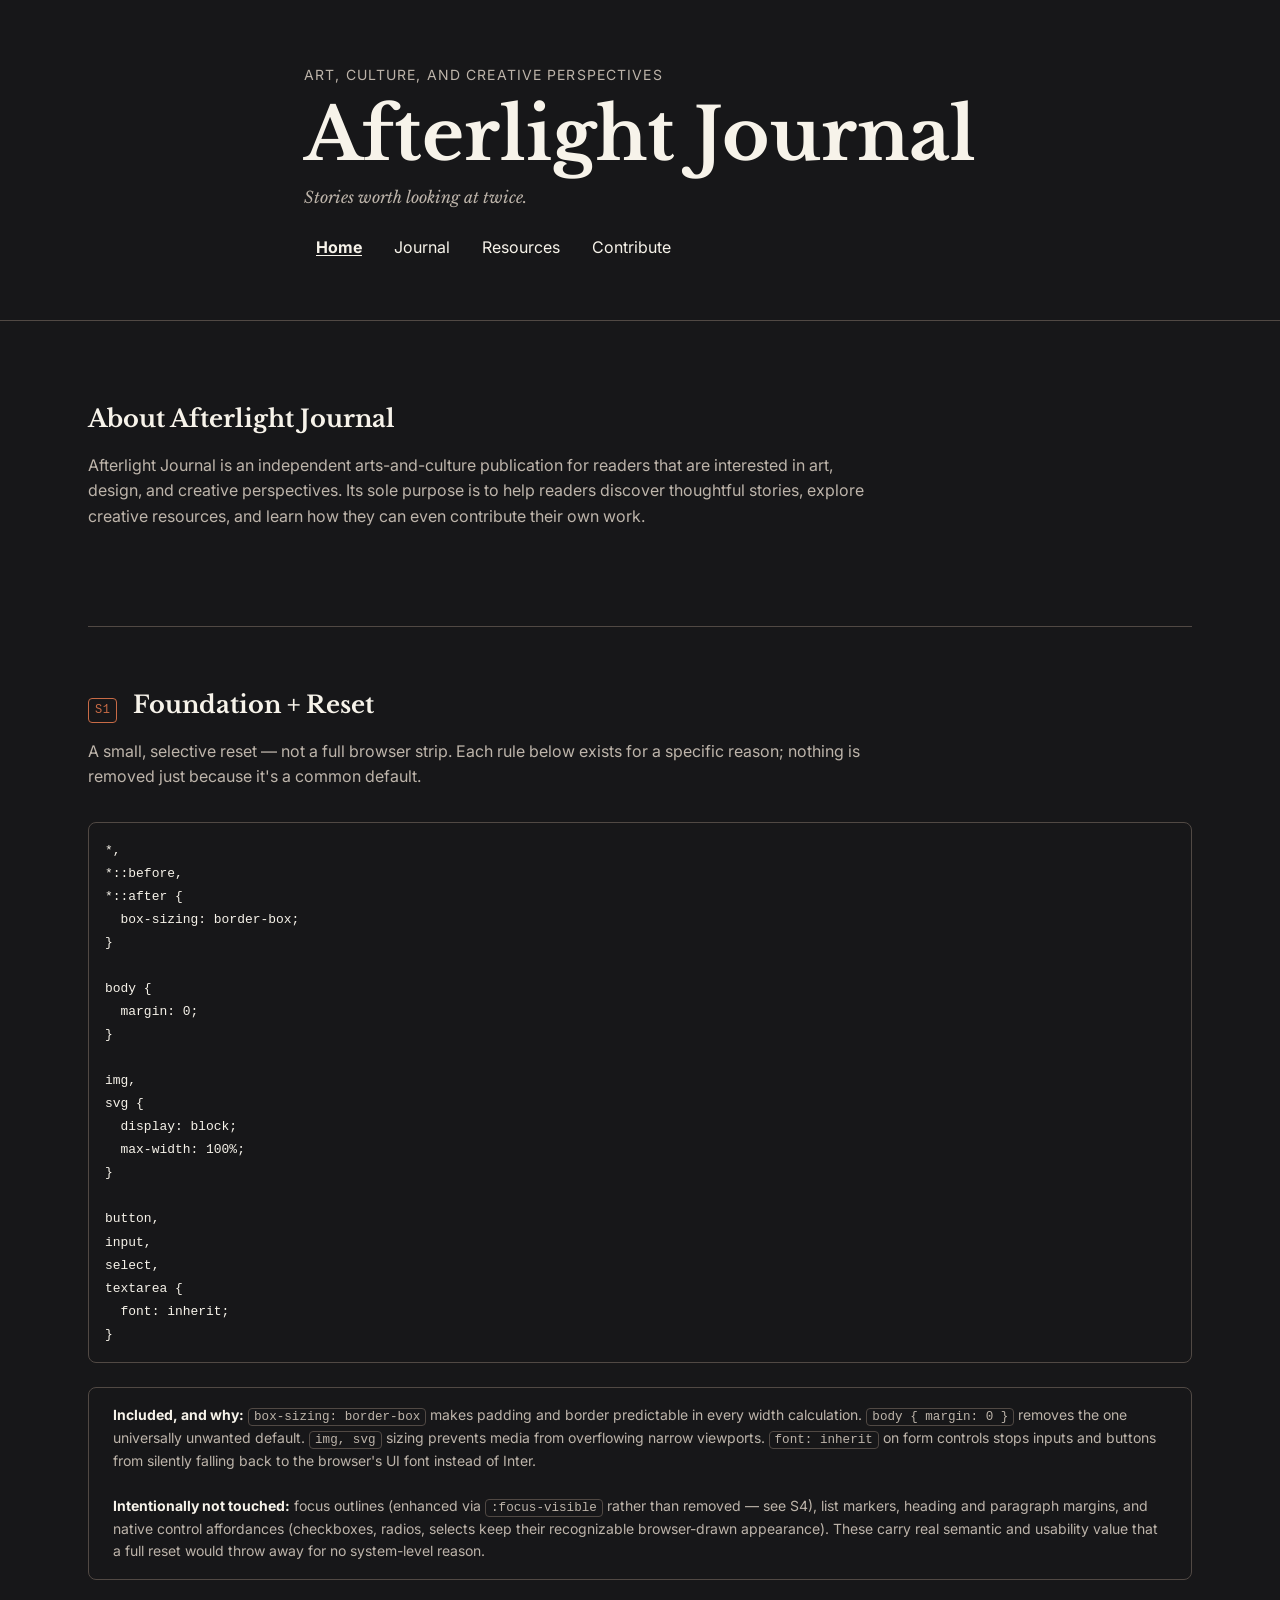
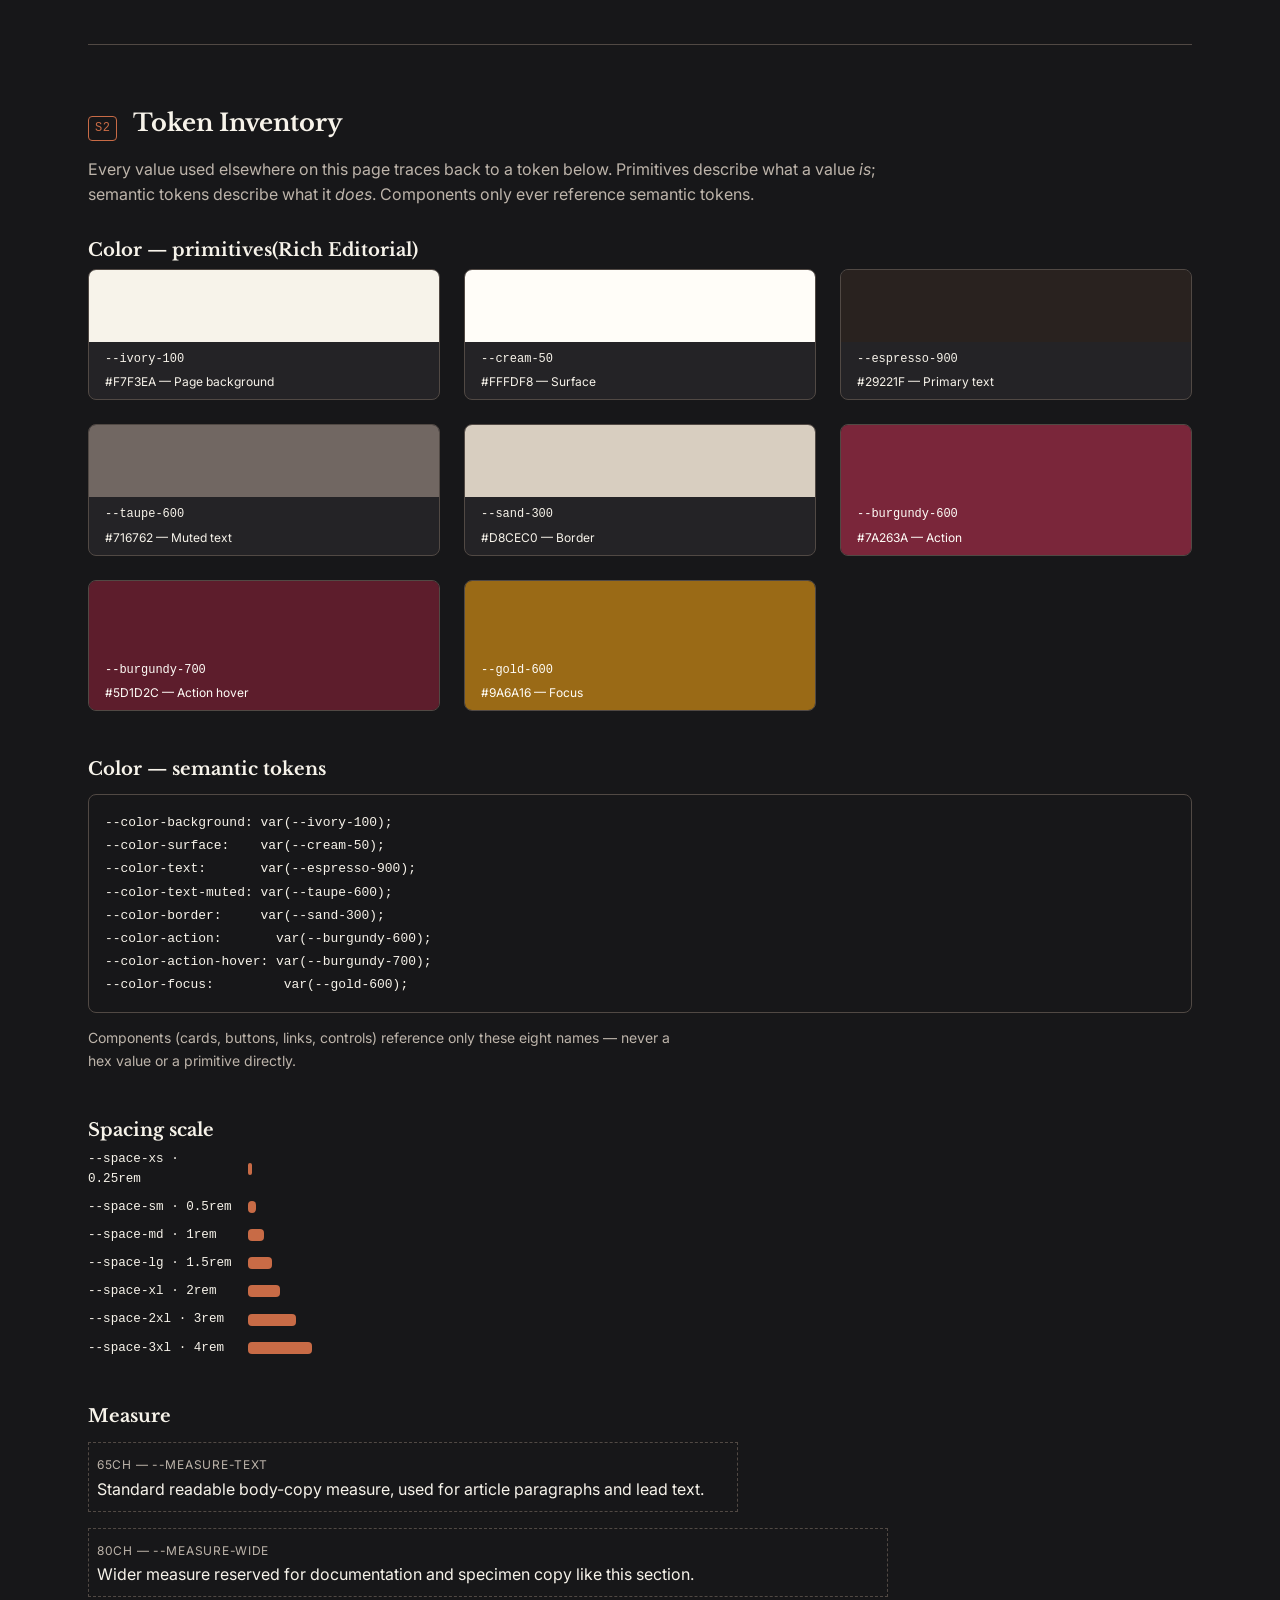
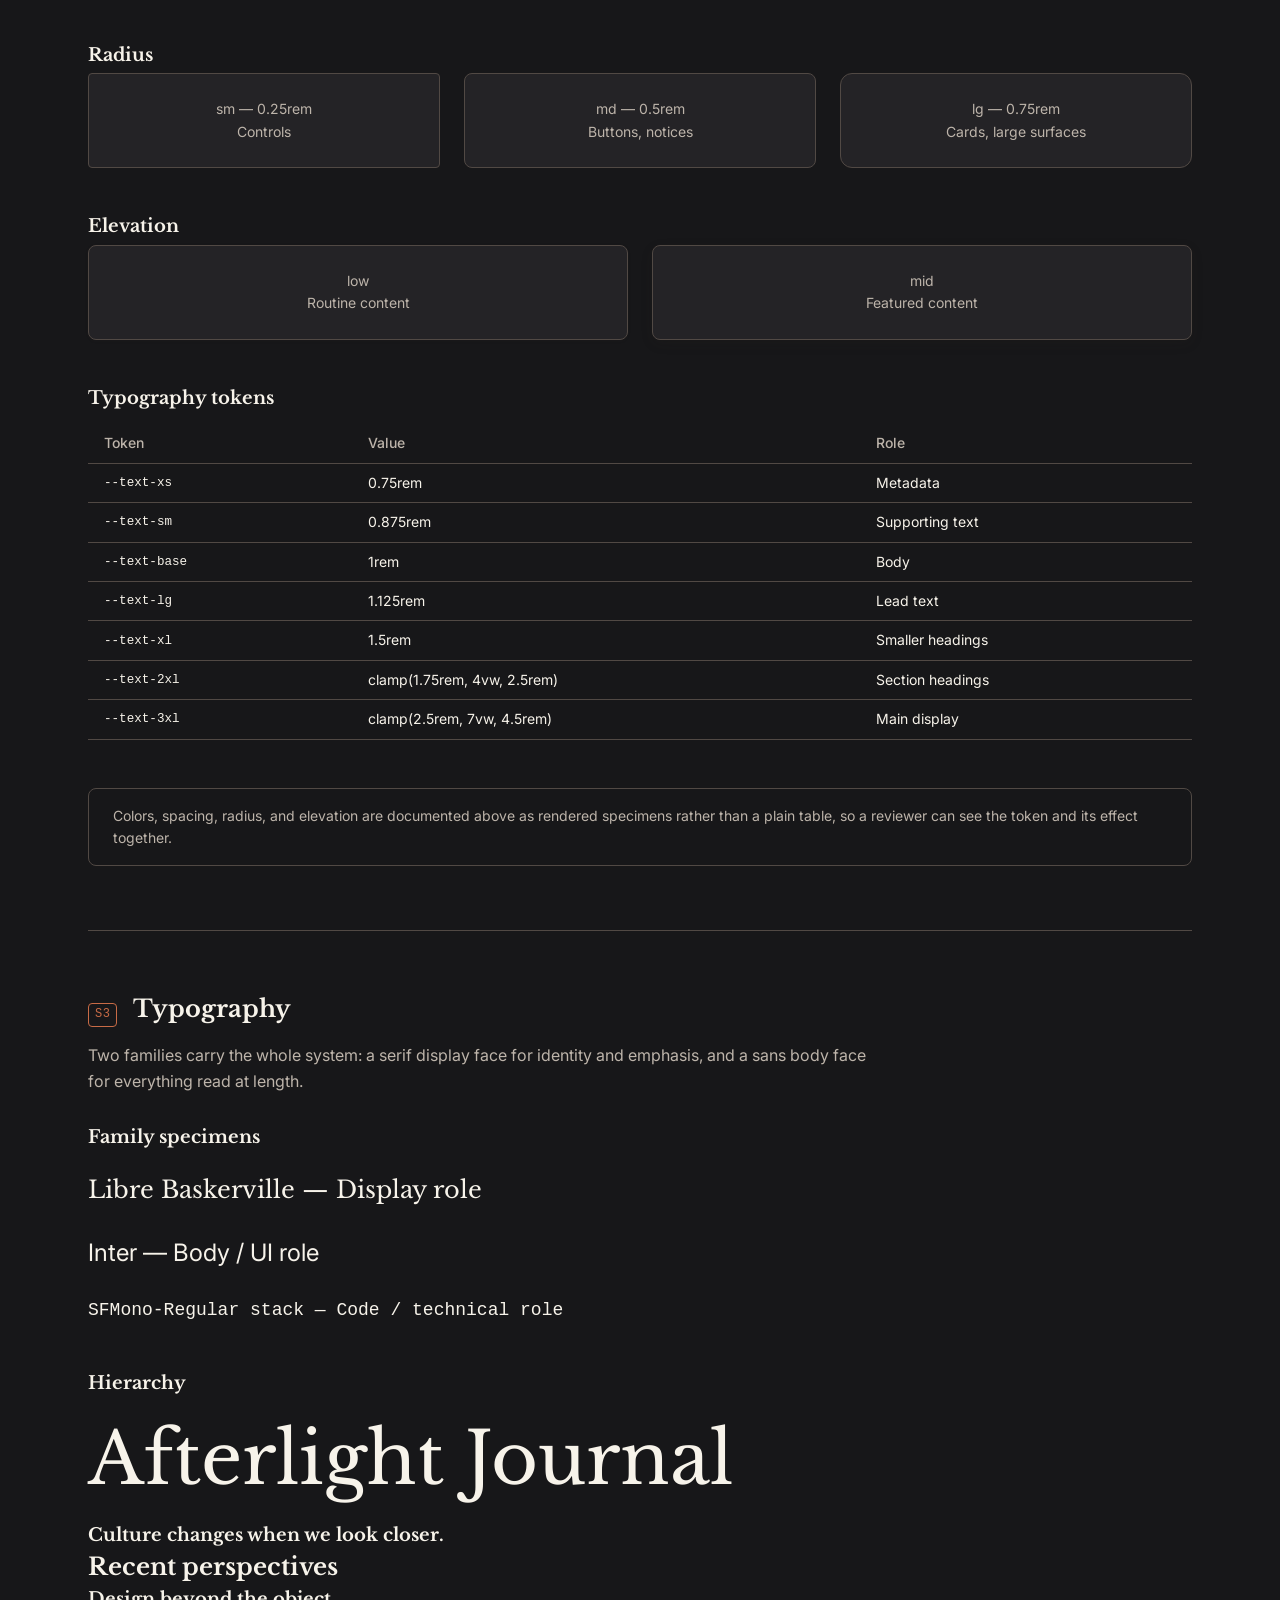
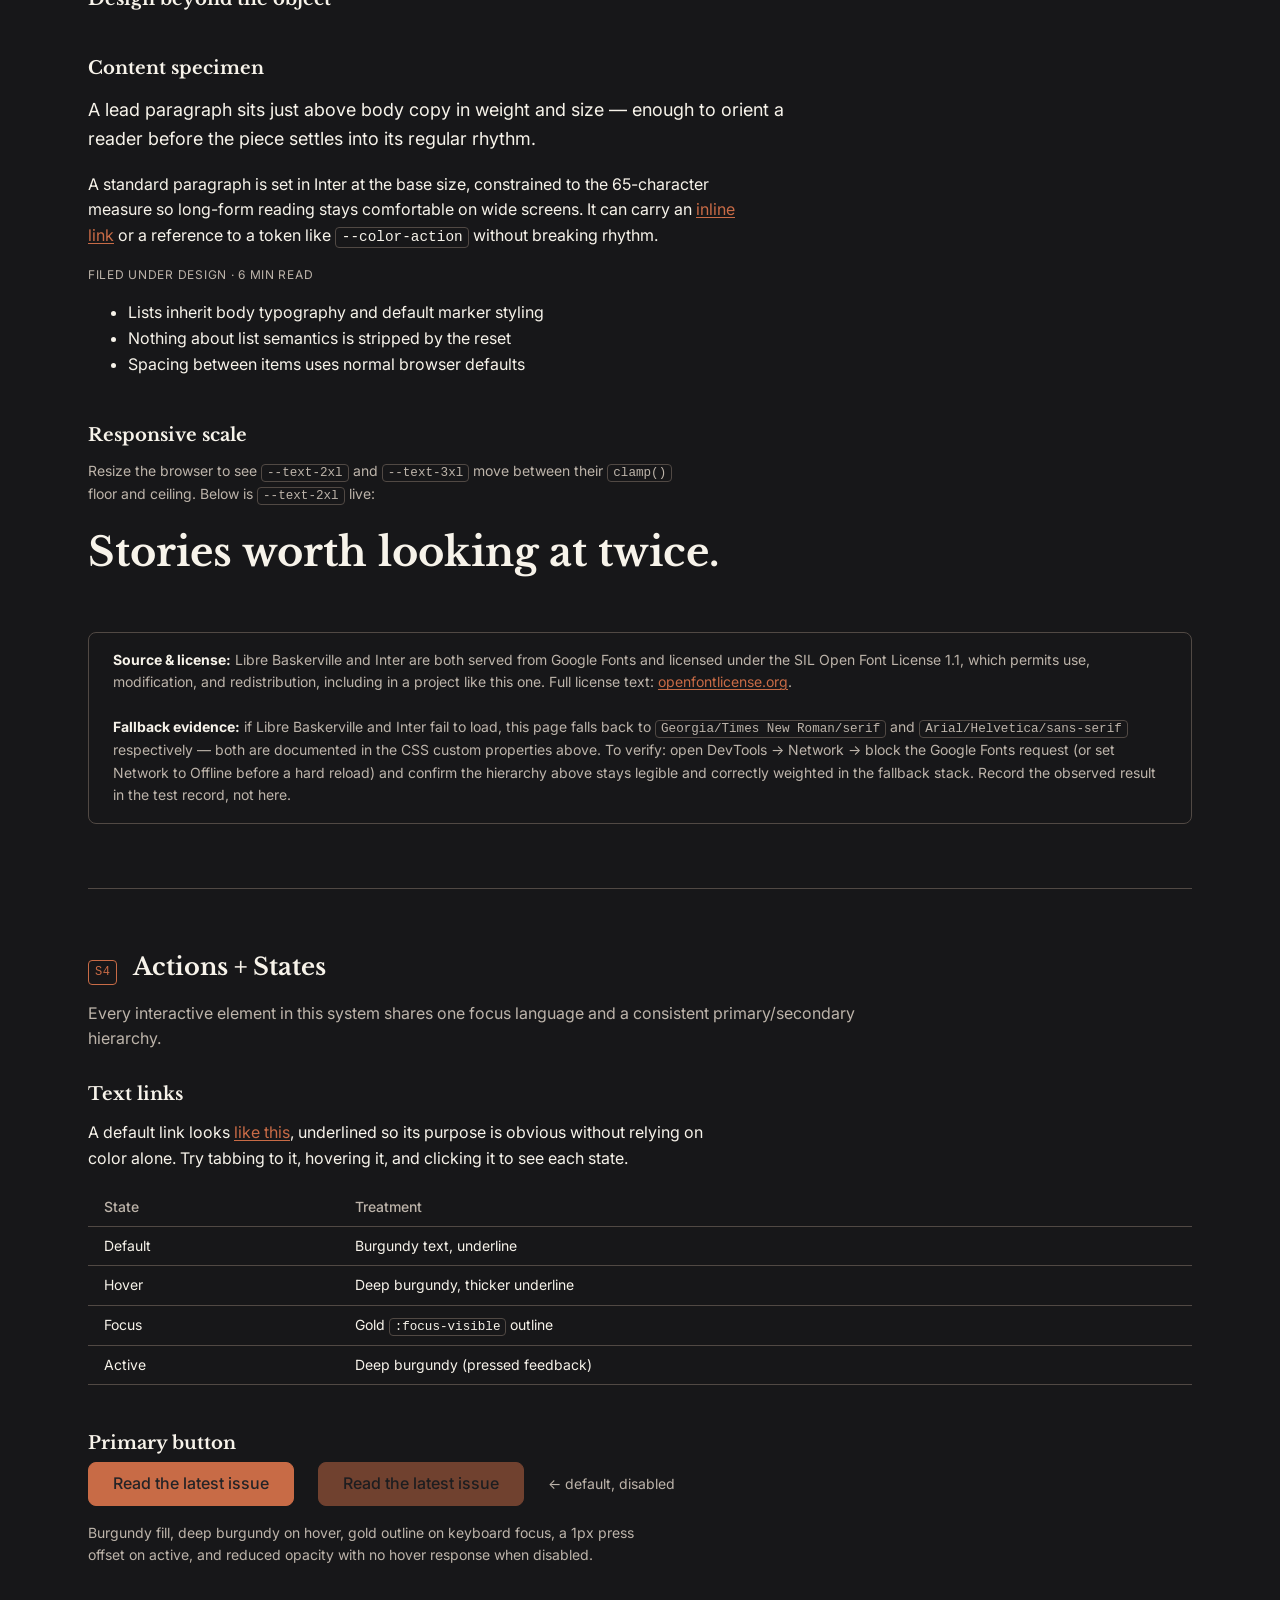
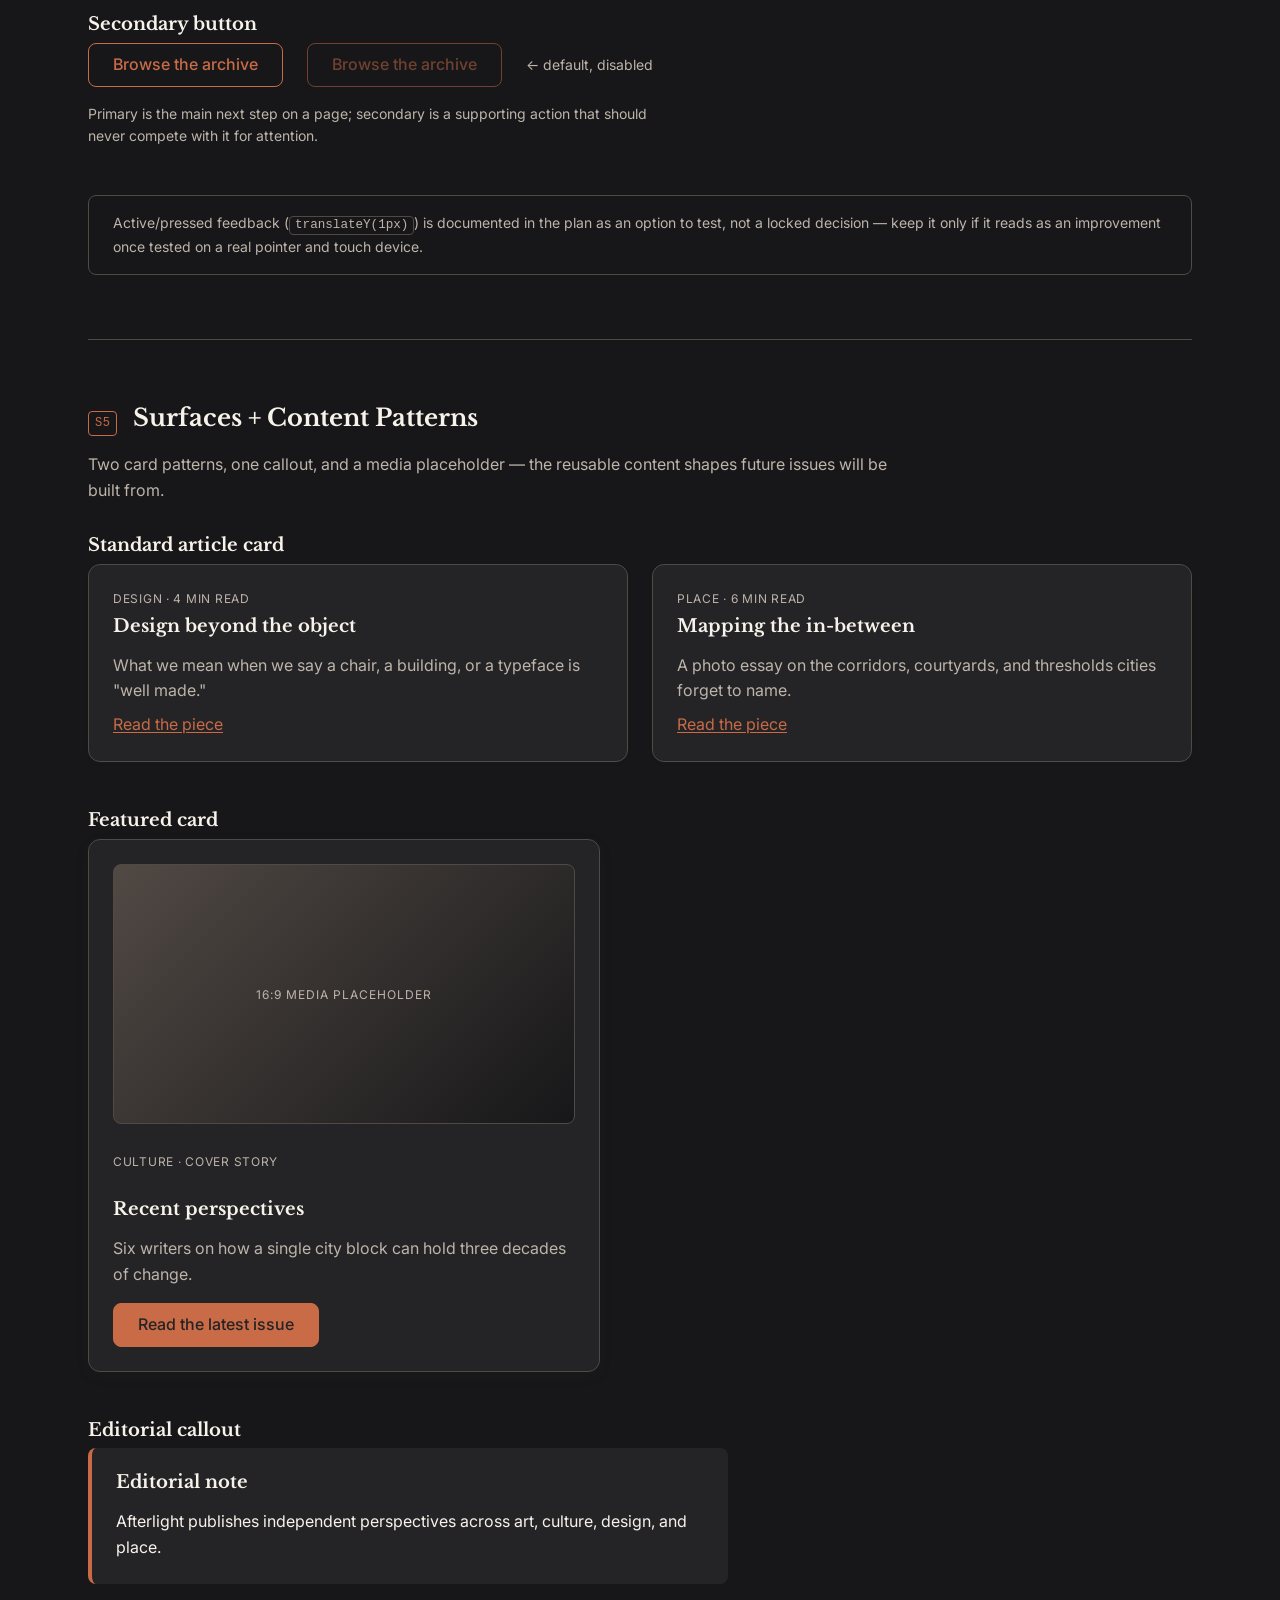
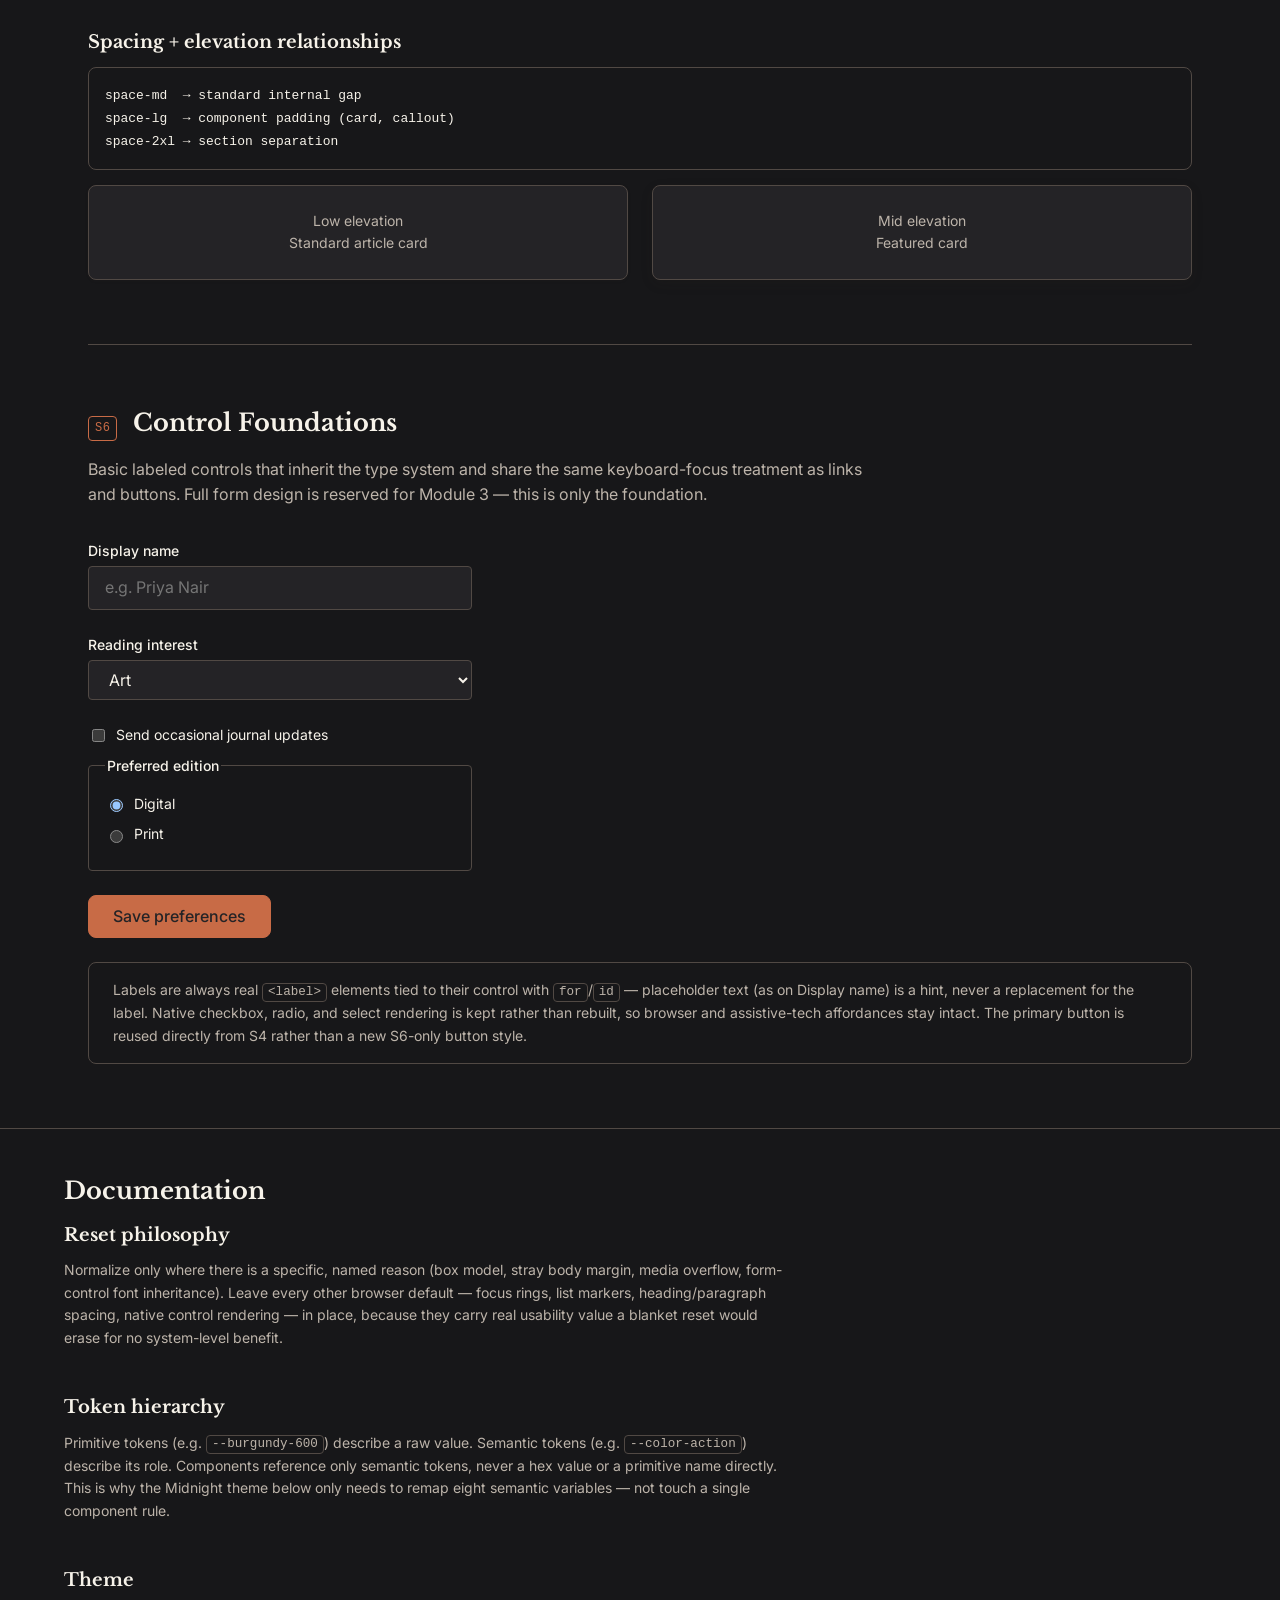
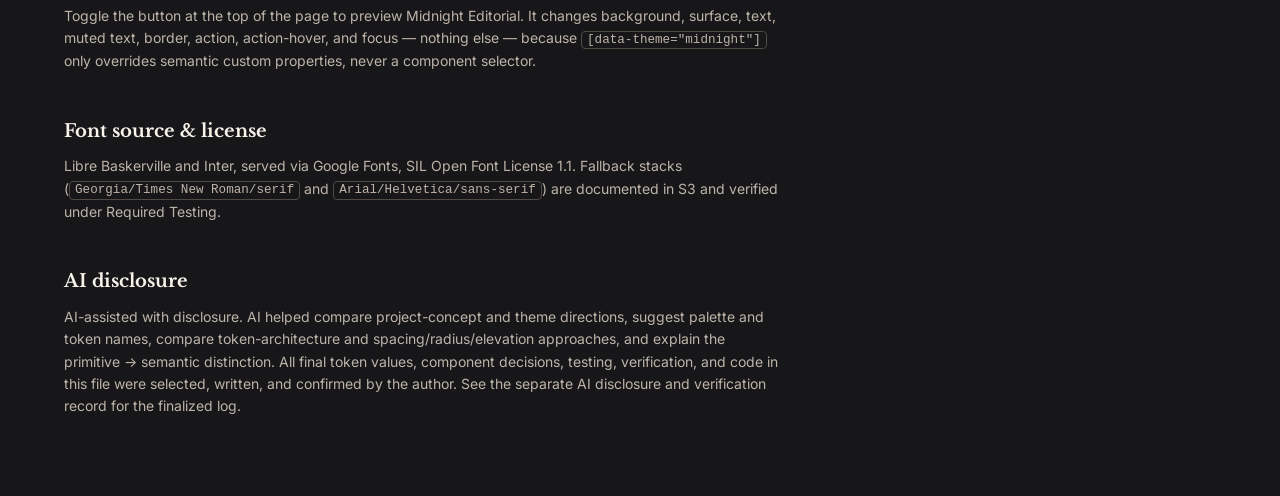
<file: index.html>
<!DOCTYPE html>
<html lang="en" data-theme="midnight">

<head>
  <meta charset="UTF-8">
  <meta name="viewport" content="width=device-width, initial-scale=1.0">
  <title>Afterlight Journal | Home</title>
  <meta name="description"
    content="Afterlight Journal is an independent arts-and-culture publication for readers interested in art, design, and creative perspectives.">

  <!-- Type: Libre Baskerville (display) + Inter (body). Source/license documented in the footer. -->
  <link rel="preconnect" href="https://fonts.googleapis.com">
  <link rel="preconnect" href="https://fonts.gstatic.com" crossorigin>
  <link
    href="https://fonts.googleapis.com/css2?family=Libre+Baskerville:ital,wght@0,400;0,700;1,400&family=Inter:wght@400;500;700&display=swap"
    rel="stylesheet">

  <link rel="stylesheet" href="css/styles.css">
  <script src="navigation.js" defer></script>
</head>

<body>

  <header class="site-header">
    <div class="wrap">
      <p class="eyebrow">Art, culture, and creative perspectives</p>
      <h1 class="display" style="margin:0;">Afterlight Journal</h1>
      <p class="brand-line">Stories worth looking at twice.</p>
      <nav aria-label="Primary navigation"><button class="menu-button" type="button" aria-controls="primary-nav"
          aria-expanded="false" hidden>Menu</button>
        <ul class="nav-list" id="primary-nav">
          <li><a href="index.html" aria-current="page">Home</a></li>
          <li><a href="journal.html">Journal</a></li>
          <li><a href="resources.html">Resources</a></li>
          <li><a href="contribute.html">Contribute</a></li>
        </ul>
      </nav>
    </div>
  </header>

  <main>

    <!-- INTRO ================================================================== -->
    <section class="specimen-section" aria-labelledby="intro-heading">
      <h2 id="intro-heading" class="h2">About Afterlight Journal</h2>
      <p class="section-intro measure-wide">
        Afterlight Journal is an independent arts-and-culture publication for readers that are interested in art,
        design, and creative perspectives. Its sole purpose is to help readers discover thoughtful stories, explore
        creative resources, and learn how they can even contribute their own work.
      </p>
    </section>

    <!-- S1 — FOUNDATION + RESET ================================================ -->
    <section class="specimen-section" aria-labelledby="s1-heading">
      <div class="section-heading">
        <span class="section-id">S1</span>
        <h2 id="s1-heading" class="h2" style="margin:0;">Foundation + Reset</h2>
      </div>
      <p class="section-intro measure-wide">
        A small, selective reset — not a full browser strip. Each rule below exists for a
        specific reason; nothing is removed just because it's a common default.
      </p>

      <pre><code>*,
*::before,
*::after {
  box-sizing: border-box;
}

body {
  margin: 0;
}

img,
svg {
  display: block;
  max-width: 100%;
}

button,
input,
select,
textarea {
  font: inherit;
}</code></pre>

      <div class="usage-note">
        <strong>Included, and why:</strong> <code>box-sizing: border-box</code> makes padding and
        border predictable in every width calculation. <code>body { margin: 0 }</code> removes the
        one universally unwanted default. <code>img, svg</code> sizing prevents media from
        overflowing narrow viewports. <code>font: inherit</code> on form controls stops inputs and
        buttons from silently falling back to the browser's UI font instead of Inter.
        <br><br>
        <strong>Intentionally not touched:</strong> focus outlines (enhanced via
        <code>:focus-visible</code> rather than removed — see S4), list markers, heading and
        paragraph margins, and native control affordances (checkboxes, radios, selects keep
        their recognizable browser-drawn appearance). These carry real semantic and usability
        value that a full reset would throw away for no system-level reason.
      </div>
    </section>

    <!-- S2 — TOKEN INVENTORY ==================================================== -->
    <section class="specimen-section" aria-labelledby="s2-heading">
      <div class="section-heading">
        <span class="section-id">S2</span>
        <h2 id="s2-heading" class="h2" style="margin:0;">Token Inventory</h2>
      </div>
      <p class="section-intro measure-wide">
        Every value used elsewhere on this page traces back to a token below. Primitives
        describe what a value <em>is</em>; semantic tokens describe what it <em>does</em>.
        Components only ever reference semantic tokens.
      </p>

      <div class="subsection">
        <h3>Color — primitives(Rich Editorial)</h3>
        <div class="card-grid">
          <div class="swatch">
            <div class="swatch-color" style="background:#f7f3ea;"></div>
            <div class="swatch-meta"><span class="token-name">--ivory-100</span><span>#F7F3EA — Page background</span>
            </div>
          </div>
          <div class="swatch">
            <div class="swatch-color" style="background:#fffdf8;"></div>
            <div class="swatch-meta"><span class="token-name">--cream-50</span><span>#FFFDF8 — Surface</span></div>
          </div>
          <div class="swatch">
            <div class="swatch-color" style="background:#29221f;"></div>
            <div class="swatch-meta"><span class="token-name">--espresso-900</span><span>#29221F — Primary text</span>
            </div>
          </div>
          <div class="swatch">
            <div class="swatch-color" style="background:#716762;"></div>
            <div class="swatch-meta"><span class="token-name">--taupe-600</span><span>#716762 — Muted text</span></div>
          </div>
          <div class="swatch">
            <div class="swatch-color" style="background:#d8cec0;"></div>
            <div class="swatch-meta"><span class="token-name">--sand-300</span><span>#D8CEC0 — Border</span></div>
          </div>
          <div class="swatch">
            <div class="swatch-color" style="background:#7a263a;"></div>
            <div class="swatch-meta" style="color:#fffdf8;background:#7a263a;"><span
                class="token-name">--burgundy-600</span><span>#7A263A — Action</span></div>
          </div>
          <div class="swatch">
            <div class="swatch-color" style="background:#5d1d2c;"></div>
            <div class="swatch-meta" style="color:#fffdf8;background:#5d1d2c;"><span
                class="token-name">--burgundy-700</span><span>#5D1D2C — Action hover</span></div>
          </div>
          <div class="swatch">
            <div class="swatch-color" style="background:#9a6a16;"></div>
            <div class="swatch-meta" style="color:#fffdf8;background:#9a6a16;"><span
                class="token-name">--gold-600</span><span>#9A6A16 — Focus</span></div>
          </div>
        </div>
      </div>

      <div class="subsection">
        <h3>Color — semantic tokens</h3>
        <pre><code>--color-background: var(--ivory-100);
--color-surface:    var(--cream-50);
--color-text:       var(--espresso-900);
--color-text-muted: var(--taupe-600);
--color-border:     var(--sand-300);
--color-action:       var(--burgundy-600);
--color-action-hover: var(--burgundy-700);
--color-focus:         var(--gold-600);</code></pre>
        <p class="text-muted" style="font-size:var(--text-sm);">
          Components (cards, buttons, links, controls) reference only these eight names —
          never a hex value or a primitive directly.
        </p>
      </div>

      <div class="subsection">
        <h3>Spacing scale</h3>
        <div class="spacing-demo">
          <div class="spacing-row"><span class="mono" style="width:9rem;">--space-xs · 0.25rem</span>
            <div class="spacing-bar" style="width:0.25rem;"></div>
          </div>
          <div class="spacing-row"><span class="mono" style="width:9rem;">--space-sm · 0.5rem</span>
            <div class="spacing-bar" style="width:0.5rem;"></div>
          </div>
          <div class="spacing-row"><span class="mono" style="width:9rem;">--space-md · 1rem</span>
            <div class="spacing-bar" style="width:1rem;"></div>
          </div>
          <div class="spacing-row"><span class="mono" style="width:9rem;">--space-lg · 1.5rem</span>
            <div class="spacing-bar" style="width:1.5rem;"></div>
          </div>
          <div class="spacing-row"><span class="mono" style="width:9rem;">--space-xl · 2rem</span>
            <div class="spacing-bar" style="width:2rem;"></div>
          </div>
          <div class="spacing-row"><span class="mono" style="width:9rem;">--space-2xl · 3rem</span>
            <div class="spacing-bar" style="width:3rem;"></div>
          </div>
          <div class="spacing-row"><span class="mono" style="width:9rem;">--space-3xl · 4rem</span>
            <div class="spacing-bar" style="width:4rem;"></div>
          </div>
        </div>
      </div>

      <div class="subsection">
        <h3>Measure</h3>
        <p style="max-width:var(--measure-text); border:1px dashed var(--color-border); padding:var(--space-sm);">
          <span class="metadata">65ch — --measure-text</span><br>
          Standard readable body-copy measure, used for article paragraphs and lead text.
        </p>
        <p
          style="max-width:var(--measure-wide); border:1px dashed var(--color-border); padding:var(--space-sm); margin-top:var(--space-sm);">
          <span class="metadata">80ch — --measure-wide</span><br>
          Wider measure reserved for documentation and specimen copy like this section.
        </p>
      </div>

      <div class="subsection">
        <h3>Radius</h3>
        <div class="card-grid">
          <div class="radius-demo sm">sm — 0.25rem<br>Controls</div>
          <div class="radius-demo md">md — 0.5rem<br>Buttons, notices</div>
          <div class="radius-demo lg">lg — 0.75rem<br>Cards, large surfaces</div>
        </div>
      </div>

      <div class="subsection">
        <h3>Elevation</h3>
        <div class="card-grid">
          <div class="elevation-demo low">low<br>Routine content</div>
          <div class="elevation-demo mid">mid<br>Featured content</div>
        </div>
      </div>

      <div class="subsection">
        <h3>Typography tokens</h3>
        <table class="states-table">
          <thead>
            <tr>
              <th>Token</th>
              <th>Value</th>
              <th>Role</th>
            </tr>
          </thead>
          <tbody>
            <tr>
              <td class="mono">--text-xs</td>
              <td>0.75rem</td>
              <td>Metadata</td>
            </tr>
            <tr>
              <td class="mono">--text-sm</td>
              <td>0.875rem</td>
              <td>Supporting text</td>
            </tr>
            <tr>
              <td class="mono">--text-base</td>
              <td>1rem</td>
              <td>Body</td>
            </tr>
            <tr>
              <td class="mono">--text-lg</td>
              <td>1.125rem</td>
              <td>Lead text</td>
            </tr>
            <tr>
              <td class="mono">--text-xl</td>
              <td>1.5rem</td>
              <td>Smaller headings</td>
            </tr>
            <tr>
              <td class="mono">--text-2xl</td>
              <td>clamp(1.75rem, 4vw, 2.5rem)</td>
              <td>Section headings</td>
            </tr>
            <tr>
              <td class="mono">--text-3xl</td>
              <td>clamp(2.5rem, 7vw, 4.5rem)</td>
              <td>Main display</td>
            </tr>
          </tbody>
        </table>
      </div>

      <div class="usage-note">
        Colors, spacing, radius, and elevation are documented above as rendered specimens
        rather than a plain table, so a reviewer can see the token and its effect together.
      </div>
    </section>

    <!-- S3 — TYPOGRAPHY ========================================================= -->
    <section class="specimen-section" aria-labelledby="s3-heading">
      <div class="section-heading">
        <span class="section-id">S3</span>
        <h2 id="s3-heading" class="h2" style="margin:0;">Typography</h2>
      </div>
      <p class="section-intro measure-wide">
        Two families carry the whole system: a serif display face for identity and
        emphasis, and a sans body face for everything read at length.
      </p>

      <div class="subsection">
        <h3>Family specimens</h3>
        <p style="font-family:var(--font-display); font-size:var(--text-xl);">Libre Baskerville — Display role</p>
        <p style="font-family:var(--font-body); font-size:var(--text-xl);">Inter — Body / UI role</p>
        <p class="mono" style="font-size:var(--text-lg);">SFMono-Regular stack — Code / technical role</p>
      </div>

      <div class="subsection">
        <h3>Hierarchy</h3>
        <p class="display" style="font-family:var(--font-display); margin:0 0 var(--space-sm);">Afterlight Journal</p>
        <h3 style="margin:0 0 var(--space-sm);">Culture changes when we look closer.</h3>
        <h2 style="margin:0 0 var(--space-sm);">Recent perspectives</h2>
        <h3 style="margin:0;">Design beyond the object</h3>
      </div>

      <div class="subsection">
        <h3>Content specimen</h3>
        <p class="lead">
          A lead paragraph sits just above body copy in weight and size — enough to
          orient a reader before the piece settles into its regular rhythm.
        </p>
        <p>
          A standard paragraph is set in Inter at the base size, constrained to the
          65-character measure so long-form reading stays comfortable on wide screens.
          It can carry an <a href="#s4-heading">inline link</a> or a reference to a token
          like <code>--color-action</code> without breaking rhythm.
        </p>
        <p class="metadata">Filed under Design · 6 min read</p>
        <ul>
          <li>Lists inherit body typography and default marker styling</li>
          <li>Nothing about list semantics is stripped by the reset</li>
          <li>Spacing between items uses normal browser defaults</li>
        </ul>
      </div>

      <div class="subsection">
        <h3>Responsive scale</h3>
        <p class="text-muted" style="font-size:var(--text-sm);">
          Resize the browser to see <code>--text-2xl</code> and <code>--text-3xl</code> move
          between their <code>clamp()</code> floor and ceiling. Below is <code>--text-2xl</code>
          live:
        </p>
        <p
          style="font-family:var(--font-display); font-size:var(--text-2xl); font-weight:var(--weight-bold); margin:0;">
          Stories worth looking at twice.
        </p>
      </div>

      <div class="usage-note">
        <strong>Source &amp; license:</strong> Libre Baskerville and Inter are both served from
        Google Fonts and licensed under the SIL Open Font License 1.1, which permits use,
        modification, and redistribution, including in a project like this one. Full license
        text: <a href="https://openfontlicense.org/" target="_blank" rel="noopener">openfontlicense.org</a>.
        <br><br>
        <strong>Fallback evidence:</strong> if Libre Baskerville and Inter fail to load, this
        page falls back to <code>Georgia/Times New Roman/serif</code> and
        <code>Arial/Helvetica/sans-serif</code> respectively — both are documented in the CSS
        custom properties above. To verify: open DevTools → Network → block the Google Fonts
        request (or set Network to Offline before a hard reload) and confirm the hierarchy
        above stays legible and correctly weighted in the fallback stack. Record the observed
        result in the test record, not here.
      </div>
    </section>

    <!-- S4 — ACTIONS + STATES =================================================== -->
    <section class="specimen-section" aria-labelledby="s4-heading">
      <div class="section-heading">
        <span class="section-id">S4</span>
        <h2 id="s4-heading" class="h2" style="margin:0;">Actions + States</h2>
      </div>
      <p class="section-intro measure-wide">
        Every interactive element in this system shares one focus language and a
        consistent primary/secondary hierarchy.
      </p>

      <div class="subsection">
        <h3>Text links</h3>
        <p>
          A default link looks <a href="#">like this</a>, underlined so its purpose is
          obvious without relying on color alone. Try tabbing to it, hovering it, and
          clicking it to see each state.
        </p>
        <table class="states-table">
          <thead>
            <tr>
              <th>State</th>
              <th>Treatment</th>
            </tr>
          </thead>
          <tbody>
            <tr>
              <td>Default</td>
              <td>Burgundy text, underline</td>
            </tr>
            <tr>
              <td>Hover</td>
              <td>Deep burgundy, thicker underline</td>
            </tr>
            <tr>
              <td>Focus</td>
              <td>Gold <code>:focus-visible</code> outline</td>
            </tr>
            <tr>
              <td>Active</td>
              <td>Deep burgundy (pressed feedback)</td>
            </tr>
          </tbody>
        </table>
      </div>

      <div class="subsection">
        <h3>Primary button</h3>
        <div class="demo-row">
          <button type="button" class="btn btn-primary">Read the latest issue</button>
          <button type="button" class="btn btn-primary" disabled>Read the latest issue</button>
          <span class="text-muted" style="font-size:var(--text-sm);">← default, disabled</span>
        </div>
        <p class="text-muted" style="font-size:var(--text-sm);">
          Burgundy fill, deep burgundy on hover, gold outline on keyboard focus, a 1px
          press offset on active, and reduced opacity with no hover response when disabled.
        </p>
      </div>

      <div class="subsection">
        <h3>Secondary button</h3>
        <div class="demo-row">
          <button type="button" class="btn btn-secondary">Browse the archive</button>
          <button type="button" class="btn btn-secondary" disabled>Browse the archive</button>
          <span class="text-muted" style="font-size:var(--text-sm);">← default, disabled</span>
        </div>
        <p class="text-muted" style="font-size:var(--text-sm);">
          Primary is the main next step on a page; secondary is a supporting action that
          should never compete with it for attention.
        </p>
      </div>

      <div class="usage-note">
        Active/pressed feedback (<code>translateY(1px)</code>) is documented in the plan as
        an option to test, not a locked decision — keep it only if it reads as an
        improvement once tested on a real pointer and touch device.
      </div>
    </section>

    <!-- S5 — SURFACES + CONTENT PATTERNS ======================================== -->
    <section class="specimen-section" aria-labelledby="s5-heading">
      <div class="section-heading">
        <span class="section-id">S5</span>
        <h2 id="s5-heading" class="h2" style="margin:0;">Surfaces + Content Patterns</h2>
      </div>
      <p class="section-intro measure-wide">
        Two card patterns, one callout, and a media placeholder — the reusable content
        shapes future issues will be built from.
      </p>

      <div class="subsection">
        <h3>Standard article card</h3>
        <div class="card-grid">
          <article class="article-card">
            <p class="metadata">Design · 4 min read</p>
            <h3>Design beyond the object</h3>
            <p>What we mean when we say a chair, a building, or a typeface is "well made."</p>
            <a href="#">Read the piece</a>
          </article>
          <article class="article-card">
            <p class="metadata">Place · 6 min read</p>
            <h3>Mapping the in-between</h3>
            <p>A photo essay on the corridors, courtyards, and thresholds cities forget to name.</p>
            <a href="#">Read the piece</a>
          </article>
        </div>
      </div>

      <div class="subsection">
        <h3>Featured card</h3>
        <div class="featured-card" style="max-width:32rem;">
          <div class="media-placeholder">16:9 media placeholder</div>
          <p class="metadata">Culture · Cover story</p>
          <h3 style="margin:0;">Recent perspectives</h3>
          <p style="margin:0; color:var(--color-text-muted);">
            Six writers on how a single city block can hold three decades of change.
          </p>
          <button type="button" class="btn btn-primary" style="align-self:flex-start;">Read the latest issue</button>
        </div>
      </div>

      <div class="subsection">
        <h3>Editorial callout</h3>
        <div class="callout" style="max-width:40rem;">
          <h3>Editorial note</h3>
          <p>Afterlight publishes independent perspectives across art, culture, design, and place.</p>
        </div>
      </div>

      <div class="subsection">
        <h3>Spacing + elevation relationships</h3>
        <pre><code>space-md  → standard internal gap
space-lg  → component padding (card, callout)
space-2xl → section separation</code></pre>
        <div class="card-grid">
          <div class="elevation-demo low">Low elevation<br>Standard article card</div>
          <div class="elevation-demo mid">Mid elevation<br>Featured card</div>
        </div>
      </div>
    </section>

    <!-- S6 — CONTROL FOUNDATIONS ================================================ -->
    <section class="specimen-section" aria-labelledby="s6-heading">
      <div class="section-heading">
        <span class="section-id">S6</span>
        <h2 id="s6-heading" class="h2" style="margin:0;">Control Foundations</h2>
      </div>
      <p class="section-intro measure-wide">
        Basic labeled controls that inherit the type system and share the same
        keyboard-focus treatment as links and buttons. Full form design is reserved
        for Module 3 — this is only the foundation.
      </p>

      <form novalidate>
        <div class="field">
          <label for="display-name">Display name</label>
          <input type="text" id="display-name" name="display-name" placeholder="e.g. Priya Nair">
        </div>

        <div class="field">
          <label for="reading-interest">Reading interest</label>
          <select id="reading-interest" name="reading-interest">
            <option value="art">Art</option>
            <option value="culture">Culture</option>
            <option value="design">Design</option>
            <option value="place">Place</option>
          </select>
        </div>

        <div class="checkbox-row">
          <input type="checkbox" id="updates" name="updates">
          <label for="updates">Send occasional journal updates</label>
        </div>

        <fieldset>
          <legend>Preferred edition</legend>
          <div class="radio-row">
            <input type="radio" id="edition-digital" name="edition" value="digital" checked>
            <label for="edition-digital">Digital</label>
          </div>
          <div class="radio-row">
            <input type="radio" id="edition-print" name="edition" value="print">
            <label for="edition-print">Print</label>
          </div>
        </fieldset>

        <button type="submit" class="btn btn-primary">Save preferences</button>
      </form>

      <div class="usage-note">
        Labels are always real <code>&lt;label&gt;</code> elements tied to their control with
        <code>for</code>/<code>id</code> — placeholder text (as on Display name) is a hint, never
        a replacement for the label. Native checkbox, radio, and select rendering is kept
        rather than rebuilt, so browser and assistive-tech affordances stay intact. The
        primary button is reused directly from S4 rather than a new S6-only button style.
      </div>
    </section>

  </main>

  <footer class="site-footer">
    <div class="wrap">
      <h2 class="h2">Documentation</h2>

      <div class="subsection">
        <h3>Reset philosophy</h3>
        <p class="font-test-note measure-wide">
          Normalize only where there is a specific, named reason (box model, stray body
          margin, media overflow, form-control font inheritance). Leave every other
          browser default — focus rings, list markers, heading/paragraph spacing, native
          control rendering — in place, because they carry real usability value a blanket
          reset would erase for no system-level benefit.
        </p>
      </div>

      <div class="subsection">
        <h3>Token hierarchy</h3>
        <p class="font-test-note measure-wide">
          Primitive tokens (e.g. <code>--burgundy-600</code>) describe a raw value.
          Semantic tokens (e.g. <code>--color-action</code>) describe its role. Components
          reference only semantic tokens, never a hex value or a primitive name directly.
          This is why the Midnight theme below only needs to remap eight semantic
          variables — not touch a single component rule.
        </p>
      </div>

      <div class="subsection">
        <h3>Theme</h3>
        <p class="font-test-note measure-wide">
          Toggle the button at the top of the page to preview Midnight Editorial. It
          changes background, surface, text, muted text, border, action, action-hover,
          and focus — nothing else — because <code>[data-theme="midnight"]</code> only
          overrides semantic custom properties, never a component selector.
        </p>
      </div>

      <div class="subsection">
        <h3>Font source &amp; license</h3>
        <p class="font-test-note measure-wide">
          Libre Baskerville and Inter, served via Google Fonts, SIL Open Font License 1.1.
          Fallback stacks (<code>Georgia/Times New Roman/serif</code> and
          <code>Arial/Helvetica/sans-serif</code>) are documented in S3 and verified under
          Required Testing.
        </p>
      </div>

      <div class="subsection">
        <h3>AI disclosure</h3>
        <p class="font-test-note measure-wide">
          AI-assisted with disclosure. AI helped compare project-concept and theme
          directions, suggest palette and token names, compare token-architecture and
          spacing/radius/elevation approaches, and explain the primitive → semantic
          distinction. All final token values, component decisions, testing, verification,
          and code in this file were selected, written, and confirmed by the author. See
          the separate AI disclosure and verification record for the finalized log.
        </p>
      </div>
    </div>
  </footer>


</body>

</html>
</file>
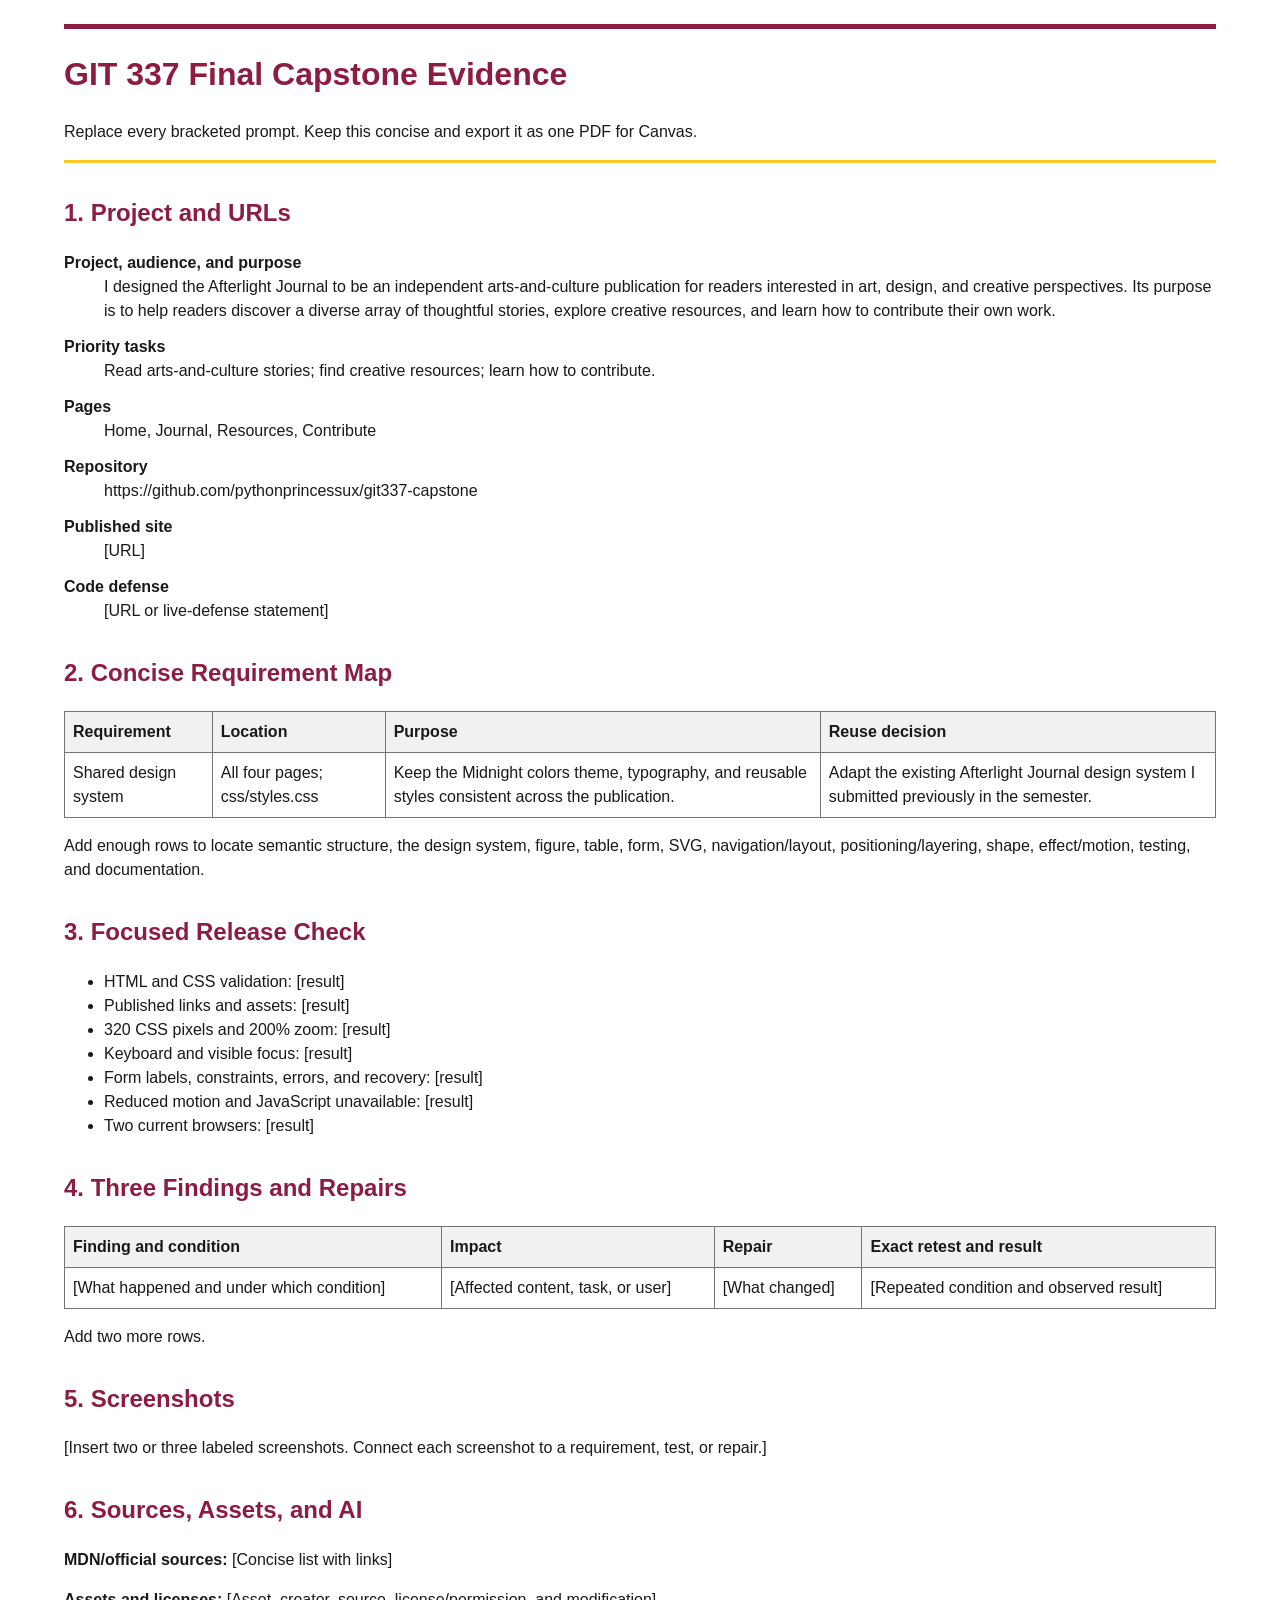
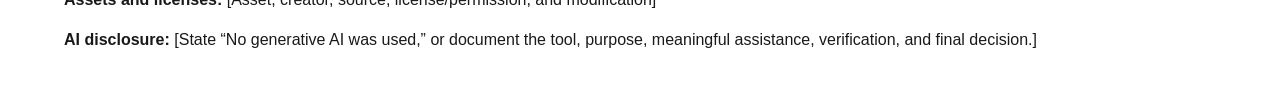
<file: capstone-evidence.html>
<!DOCTYPE html>
<html lang="en">

<head>
    <meta charset="utf-8">
    <meta name="viewport" content="width=device-width,initial-scale=1">
    <title>GIT 337 Capstone Evidence</title>
    <link rel="stylesheet" href="evidence.css">
</head>

<body>
    <header>
        <h1>GIT 337 Final Capstone Evidence</h1>
        <p>Replace every bracketed prompt. Keep this concise and export it as one PDF for Canvas.</p>
    </header>
    <main>
        <section>
            <h2>1. Project and URLs</h2>
            <dl>
                <dt>Project, audience, and purpose</dt>
                <dd>I designed the Afterlight Journal to be an independent arts-and-culture publication for readers
                    interested in art, design, and creative perspectives. Its purpose is to help readers discover a
                    diverse array of thoughtful stories, explore creative resources, and learn how to contribute their
                    own work.</dd>
                <dt>Priority tasks</dt>
                <dd>Read arts-and-culture stories; find creative resources; learn how to contribute.</dd>
                <dt>Pages</dt>
                <dd>Home, Journal, Resources, Contribute</dd>
                <dt>Repository</dt>
                <dd>https://github.com/pythonprincessux/git337-capstone</dd>
                <dt>Published site</dt>
                <dd>[URL]</dd>
                <dt>Code defense</dt>
                <dd>[URL or live-defense statement]</dd>
            </dl>
        </section>
        <section>
            <h2>2. Concise Requirement Map</h2>
            <table>
                <thead>
                    <tr>
                        <th>Requirement</th>
                        <th>Location</th>
                        <th>Purpose</th>
                        <th>Reuse decision</th>
                    </tr>
                </thead>
                <tbody>
                    <tr>
                        <td>Shared design system</td>
                        <td>All four pages; css/styles.css</td>
                        <td>Keep the Midnight colors theme, typography, and reusable styles consistent across the publication.</td>
                        <td>Adapt the existing Afterlight Journal design system I submitted previously in the semester.</td>
                    </tr>
                </tbody>
            </table>
            <p>Add enough rows to locate semantic structure, the design system, figure, table, form, SVG,
                navigation/layout, positioning/layering, shape, effect/motion, testing, and documentation.</p>
        </section>
        <section>
            <h2>3. Focused Release Check</h2>
            <ul>
                <li>HTML and CSS validation: [result]</li>
                <li>Published links and assets: [result]</li>
                <li>320 CSS pixels and 200% zoom: [result]</li>
                <li>Keyboard and visible focus: [result]</li>
                <li>Form labels, constraints, errors, and recovery: [result]</li>
                <li>Reduced motion and JavaScript unavailable: [result]</li>
                <li>Two current browsers: [result]</li>
            </ul>
        </section>
        <section>
            <h2>4. Three Findings and Repairs</h2>
            <table>
                <thead>
                    <tr>
                        <th>Finding and condition</th>
                        <th>Impact</th>
                        <th>Repair</th>
                        <th>Exact retest and result</th>
                    </tr>
                </thead>
                <tbody>
                    <tr>
                        <td>[What happened and under which condition]</td>
                        <td>[Affected content, task, or user]</td>
                        <td>[What changed]</td>
                        <td>[Repeated condition and observed result]</td>
                    </tr>
                </tbody>
            </table>
            <p>Add two more rows.</p>
        </section>
        <section>
            <h2>5. Screenshots</h2>
            <p>[Insert two or three labeled screenshots. Connect each screenshot to a requirement, test, or repair.]</p>
        </section>
        <section>
            <h2>6. Sources, Assets, and AI</h2>
            <p><strong>MDN/official sources:</strong> [Concise list with links]</p>
            <p><strong>Assets and licenses:</strong> [Asset, creator, source, license/permission, and modification]</p>
            <p><strong>AI disclosure:</strong> [State “No generative AI was used,” or document the tool, purpose,
                meaningful assistance, verification, and final decision.]</p>
        </section>
    </main>
</body>

</html>
</file>
<file: css/styles.css>
/* =========================================================================
   AFTERLIGHT JOURNAL — Design-System Specimen
   Token architecture: primitive → semantic → component
   ========================================================================= */

/* -------------------------------------------------------------------------
   1. PRIMITIVE TOKENS
   Describe WHAT a value is. Never referenced directly by components —
   only semantic tokens are allowed to point at these.
   ------------------------------------------------------------------------- */
:root {
  /* Rich Editorial (default theme) primitives */
  --ivory-100: #f7f3ea;
  --cream-50: #fffdf8;
  --espresso-900: #29221f;
  --taupe-600: #716762;
  --sand-300: #d8cec0;
  --burgundy-600: #7a263a;
  --burgundy-700: #5d1d2c;
  --gold-600: #9a6a16;

  /* Midnight Editorial (alternate theme) primitives */
  --midnight-950: #171719;
  --charcoal-900: #242326;
  --warm-gray-400: #bdb4aa;
  --smoke-700: #514944;
  --rust-500: #c86b46;
  --rust-400: #e1845c;
  --gold-300: #f0c76a;

  /* Spacing primitives — seven-step proportional scale */
  --space-xs: 0.25rem;
  --space-sm: 0.5rem;
  --space-md: 1rem;
  --space-lg: 1.5rem;
  --space-xl: 2rem;
  --space-2xl: 3rem;
  --space-3xl: 4rem;

  /* Radius primitives */
  --radius-sm: 0.25rem;
  --radius-md: 0.5rem;
  --radius-lg: 0.75rem;

  /* Elevation primitives — kept to two levels on purpose */
  --elevation-low: 0 1px 3px rgb(41 34 31 / 0.12);
  --elevation-mid: 0 4px 12px rgb(41 34 31 / 0.14);

  /* Typography primitives */
  --font-display: "Libre Baskerville", Georgia, "Times New Roman", serif;
  --font-body: "Inter", Arial, Helvetica, sans-serif;
  --font-mono: "SFMono-Regular", Consolas, "Liberation Mono", monospace;

  --text-xs: 0.75rem;
  --text-sm: 0.875rem;
  --text-base: 1rem;
  --text-lg: 1.125rem;
  --text-xl: 1.5rem;
  --text-2xl: clamp(1.75rem, 4vw, 2.5rem);
  --text-3xl: clamp(2.5rem, 7vw, 4.5rem);

  --leading-tight: 1.15;
  --leading-normal: 1.6;

  --weight-regular: 400;
  --weight-medium: 500;
  --weight-bold: 700;

  --measure-text: 65ch;
  --measure-wide: 80ch;
}

/* -------------------------------------------------------------------------
   2. SEMANTIC TOKENS
   Describe WHAT a value DOES. Components reference these, never primitives.
   Default mapping = Rich Editorial theme.
   ------------------------------------------------------------------------- */
:root {
  --color-background: var(--ivory-100);
  --color-surface: var(--cream-50);

  --color-text: var(--espresso-900);
  --color-text-muted: var(--taupe-600);

  --color-border: var(--sand-300);

  --color-action: var(--burgundy-600);
  --color-action-hover: var(--burgundy-700);

  --color-focus: var(--gold-600);
}

/* -------------------------------------------------------------------------
   3. MIDNIGHT EDITORIAL — scoped alternate-theme override
   Only semantic tokens are remapped here. No component selector appears
   in this block — that is the entire point of the two-layer token system.
   ------------------------------------------------------------------------- */
[data-theme="midnight"] {
  --color-background: var(--midnight-950);
  --color-surface: var(--charcoal-900);

  --color-text: var(--ivory-100);
  --color-text-muted: var(--warm-gray-400);

  --color-border: var(--smoke-700);

  --color-action: var(--rust-500);
  --color-action-hover: var(--rust-400);

  --color-focus: var(--gold-300);
}

/* =========================================================================
   S1 — FOUNDATION + SELECTIVE RESET
   Only normalize browser behavior when there is a specific system-level
   reason to. Everything else (focus outlines, list markers, heading/
   paragraph margins, native control affordances) is intentionally kept.
   ========================================================================= */
*,
*::before,
*::after {
  box-sizing: border-box;
}

body {
  margin: 0;
}

img,
svg {
  display: block;
  max-width: 100%;
}

button,
input,
select,
textarea {
  font: inherit;
}

/* -------------------------------------------------------------------------
   Base document
   ------------------------------------------------------------------------- */
html {
  color-scheme: light;
}

html[data-theme="midnight"] {
  color-scheme: dark;
}

body {
  background: var(--color-background);
  color: var(--color-text);
  font-family: var(--font-body);
  font-size: var(--text-base);
  line-height: var(--leading-normal);
  transition: background-color 0.2s ease, color 0.2s ease;
}

/* -------------------------------------------------------------------------
   Focus strategy — applies identically to every interactive element in
   both themes. Enhancement, not removal: default outlines are never
   suppressed with outline:none anywhere in this file.
   ------------------------------------------------------------------------- */
:focus-visible {
  outline: 3px solid var(--color-focus);
  outline-offset: 2px;
}

/* =========================================================================
   TYPOGRAPHY
   ========================================================================= */
h1, h2, h3, h4 {
  font-family: var(--font-display);
  font-weight: var(--weight-bold);
  line-height: var(--leading-tight);
  color: var(--color-text);
}

.display {
  font-size: var(--text-3xl);
}

h1, .h1 {
  font-size: var(--text-2xl);
}

h2, .h2 {
  font-size: var(--text-xl);
}

h3, .h3 {
  font-size: var(--text-lg);
  font-family: var(--font-display);
  font-weight: var(--weight-bold);
}

p {
  max-width: var(--measure-text);
}

p.lead {
  font-size: var(--text-lg);
  color: var(--color-text);
}

.measure-wide {
  max-width: var(--measure-wide);
}

.text-muted {
  color: var(--color-text-muted);
}

.metadata {
  font-size: var(--text-xs);
  color: var(--color-text-muted);
  text-transform: uppercase;
  letter-spacing: 0.06em;
}

code, pre, .mono {
  font-family: var(--font-mono);
  font-size: 0.9em;
}

code {
  background: var(--color-background);
  border: 1px solid var(--color-border);
  border-radius: var(--radius-sm);
  padding: 0.1em 0.4em;
}

pre {
  background: var(--color-background);
  border: 1px solid var(--color-border);
  border-radius: var(--radius-md);
  padding: var(--space-md);
  overflow-x: auto;
  line-height: var(--leading-normal);
}

pre code {
  border: none;
  padding: 0;
  background: none;
}

/* =========================================================================
   S4 — ACTIONS + STATES
   ========================================================================= */

/* Text links */
a {
  color: var(--color-action);
  text-decoration: underline;
  text-underline-offset: 0.15em;
}

a:hover {
  color: var(--color-action-hover);
  text-decoration-thickness: 2px;
}

a:active {
  color: var(--color-action-hover);
}

/* Buttons — shared foundation */
.btn {
  display: inline-flex;
  align-items: center;
  gap: var(--space-sm);
  font-family: var(--font-body);
  font-size: var(--text-base);
  font-weight: var(--weight-medium);
  padding: var(--space-sm) var(--space-lg);
  border-radius: var(--radius-md);
  border: 1px solid transparent;
  cursor: pointer;
  text-decoration: none;
  transition: background-color 0.15s ease, color 0.15s ease,
    border-color 0.15s ease, transform 0.1s ease;
}

.btn:active {
  transform: translateY(1px);
}

.btn:disabled,
.btn[aria-disabled="true"] {
  opacity: 0.5;
  cursor: not-allowed;
  transform: none;
}

/* Primary button */
.btn-primary {
  background: var(--color-action);
  color: var(--color-surface);
  border-color: var(--color-action);
}

.btn-primary:hover:not(:disabled) {
  background: var(--color-action-hover);
  border-color: var(--color-action-hover);
}

/* Secondary button */
.btn-secondary {
  background: transparent;
  color: var(--color-action);
  border-color: var(--color-action);
}

.btn-secondary:hover:not(:disabled) {
  background: var(--color-action);
  color: var(--color-surface);
}

/* =========================================================================
   S5 — SURFACES + CONTENT PATTERNS
   ========================================================================= */
.card-grid {
  display: grid;
  grid-template-columns: repeat(auto-fit, minmax(min(100%, 18rem), 1fr));
  gap: var(--space-lg);
}

/* Pattern 1: Standard Article Card — routine editorial content */
.article-card {
  background: var(--color-surface);
  border: 1px solid var(--color-border);
  border-radius: var(--radius-lg);
  padding: var(--space-lg);
  box-shadow: var(--elevation-low);
  display: flex;
  flex-direction: column;
  gap: var(--space-sm);
  transition: box-shadow 0.15s ease, border-color 0.15s ease;
}

.article-card:hover {
  box-shadow: var(--elevation-mid);
  border-color: var(--color-action);
}

.article-card h3 {
  margin: 0;
}

.article-card p {
  margin: 0;
  color: var(--color-text-muted);
}

/* Pattern 2: Featured Card — stronger elevation, media + hierarchy */
.featured-card {
  background: var(--color-surface);
  border: 1px solid var(--color-border);
  border-radius: var(--radius-lg);
  padding: var(--space-lg);
  box-shadow: var(--elevation-mid);
  display: flex;
  flex-direction: column;
  gap: var(--space-md);
}

/* Media placeholder — 16:9 */
.media-placeholder {
  aspect-ratio: 16 / 9;
  width: 100%;
  border-radius: var(--radius-md);
  background: linear-gradient(135deg, var(--color-border), var(--color-background));
  border: 1px solid var(--color-border);
  display: flex;
  align-items: center;
  justify-content: center;
  color: var(--color-text-muted);
  font-size: var(--text-xs);
  text-transform: uppercase;
  letter-spacing: 0.08em;
}

/* Editorial callout — not styled like an error/warning */
.callout {
  background: var(--color-surface);
  border-left: 4px solid var(--color-action);
  border-radius: var(--radius-md);
  padding: var(--space-lg);
  display: flex;
  flex-direction: column;
  gap: var(--space-sm);
}

.callout h3 {
  margin: 0;
}

.callout p {
  margin: 0;
}

/* Elevation demo surfaces */
.elevation-demo {
  background: var(--color-surface);
  border: 1px solid var(--color-border);
  border-radius: var(--radius-md);
  padding: var(--space-lg);
  text-align: center;
  font-size: var(--text-sm);
  color: var(--color-text-muted);
}

.elevation-demo.low { box-shadow: var(--elevation-low); }
.elevation-demo.mid { box-shadow: var(--elevation-mid); }

/* Radius demo surfaces */
.radius-demo {
  background: var(--color-surface);
  border: 1px solid var(--color-border);
  padding: var(--space-lg);
  text-align: center;
  font-size: var(--text-sm);
  color: var(--color-text-muted);
}

.radius-demo.sm { border-radius: var(--radius-sm); }
.radius-demo.md { border-radius: var(--radius-md); }
.radius-demo.lg { border-radius: var(--radius-lg); }

/* =========================================================================
   S6 — CONTROL FOUNDATIONS
   Basic labeled controls only. Full form design belongs to Module 3.
   ========================================================================= */
.field {
  display: flex;
  flex-direction: column;
  gap: var(--space-xs);
  margin-bottom: var(--space-lg);
  max-width: 24rem;
}

.field label,
fieldset legend {
  font-size: var(--text-sm);
  font-weight: var(--weight-medium);
  color: var(--color-text);
}

.field input[type="text"],
.field select {
  background: var(--color-surface);
  color: var(--color-text);
  border: 1px solid var(--color-border);
  border-radius: var(--radius-sm);
  padding: var(--space-sm) var(--space-md);
}

.checkbox-row,
.radio-row {
  display: flex;
  align-items: center;
  gap: var(--space-sm);
  margin-bottom: var(--space-sm);
}

.checkbox-row label,
.radio-row label {
  font-size: var(--text-sm);
  font-weight: var(--weight-regular);
}

fieldset {
  border: 1px solid var(--color-border);
  border-radius: var(--radius-sm);
  padding: var(--space-md);
  margin: 0 0 var(--space-lg);
  max-width: 24rem;
}

/* =========================================================================
   S2 — TOKEN INVENTORY SPECIMENS
   ========================================================================= */
.swatch {
  border: 1px solid var(--color-border);
  border-radius: var(--radius-md);
  overflow: hidden;
  background: var(--color-surface);
  font-size: var(--text-xs);
}

.swatch-color {
  height: 4.5rem;
}

.swatch-meta {
  padding: var(--space-sm) var(--space-md);
  display: flex;
  flex-direction: column;
  gap: 0.2rem;
}

.swatch-meta .token-name {
  font-family: var(--font-mono);
}

.spacing-demo {
  display: flex;
  flex-direction: column;
  gap: var(--space-sm);
}

.spacing-row {
  display: flex;
  align-items: center;
  gap: var(--space-md);
  font-size: var(--text-sm);
}

.spacing-bar {
  height: 0.75rem;
  background: var(--color-action);
  border-radius: var(--radius-sm);
}

/* =========================================================================
   LAYOUT
   ========================================================================= */
.site-header {
  padding: var(--space-3xl) var(--space-lg) var(--space-2xl);
  border-bottom: 1px solid var(--color-border);
}

.site-header .wrap {
  max-width: 72rem;
  margin: 0 auto;
}

.brand-line {
  font-family: var(--font-display);
  font-style: italic;
  color: var(--color-text-muted);
  margin: var(--space-sm) 0 0;
}

.eyebrow {
  font-size: var(--text-sm);
  color: var(--color-text-muted);
  text-transform: uppercase;
  letter-spacing: 0.08em;
  margin: 0 0 var(--space-sm);
}

main {
  max-width: 72rem;
  margin: 0 auto;
  padding: 0 var(--space-lg);
}

.specimen-section {
  padding: var(--space-3xl) 0;
  border-bottom: 1px solid var(--color-border);
}

.specimen-section:last-of-type {
  border-bottom: none;
}

.section-heading {
  display: flex;
  align-items: baseline;
  gap: var(--space-md);
  margin-bottom: var(--space-md);
}

.section-id {
  font-family: var(--font-mono);
  font-size: var(--text-xs);
  font-weight: var(--weight-medium);
  color: var(--color-action);
  border: 1px solid var(--color-action);
  border-radius: var(--radius-sm);
  padding: 0.15em 0.5em;
  letter-spacing: 0.04em;
}

.section-intro {
  color: var(--color-text-muted);
  margin-bottom: var(--space-xl);
}

.usage-note {
  background: var(--color-background);
  border: 1px solid var(--color-border);
  border-radius: var(--radius-md);
  padding: var(--space-md) var(--space-lg);
  font-size: var(--text-sm);
  color: var(--color-text-muted);
  margin-top: var(--space-lg);
}

.usage-note strong {
  color: var(--color-text);
}

.subsection {
  margin-bottom: var(--space-2xl);
}

.subsection:last-child {
  margin-bottom: 0;
}

.subsection h3 {
  margin-bottom: var(--space-sm);
}

.demo-row {
  display: flex;
  flex-wrap: wrap;
  gap: var(--space-lg);
  align-items: center;
  margin-bottom: var(--space-md);
}

.states-table {
  width: 100%;
  border-collapse: collapse;
  font-size: var(--text-sm);
  margin-top: var(--space-md);
}

.states-table th,
.states-table td {
  text-align: left;
  padding: var(--space-sm) var(--space-md);
  border-bottom: 1px solid var(--color-border);
}

.states-table th {
  color: var(--color-text-muted);
  font-weight: var(--weight-medium);
}

.theme-toggle {
  margin-top: var(--space-lg);
}

.site-footer {
  padding: var(--space-2xl) var(--space-lg) var(--space-3xl);
  border-top: 1px solid var(--color-border);
  background: var(--color-background);
}

.site-footer .wrap {
  max-width: 72rem;
  margin: 0 auto;
}

.site-footer h2 {
  margin-top: 0;
}

.font-test-note {
  font-size: var(--text-sm);
  color: var(--color-text-muted);
}

/* Utility */
.visually-hidden {
  position: absolute;
  width: 1px;
  height: 1px;
  overflow: hidden;
  clip: rect(0 0 0 0);
  white-space: nowrap;
}
@media (max-width: 30rem) {
  .states-table {
    table-layout: fixed;
  }

  .states-table th,
  .states-table td {
    overflow-wrap: anywhere;
  }
}
.menu-button { font:inherit; padding:.75rem 1rem; min-height:44px; cursor:pointer; }
.nav-list { list-style:none; margin:.75rem 0 0; padding:0; /* TODO: narrow layout. */ }
.nav-list a { display:block; color:var(--color-text); padding:.75rem; text-decoration:none; }
/* TODO: hover, focus-visible, active, and aria-current styles. */
.nav-list a:hover { text-decoration:underline; }
.nav-list a:focus-visible { outline:3px solid var(--color-focus); outline-offset:3px; }
.nav-list a:active { opacity:.7; }
.nav-list a[aria-current="page"] { font-weight:700; text-decoration:underline; }
/* TODO: hide only the enhanced, collapsed narrow list. */
.js .nav-list[hidden] { display:none; }
@media (min-width: 48rem) {
  .site-header { display:flex; align-items:center; justify-content:space-between; gap:1rem; }
  .menu-button { display:none; }
  .nav-list,
  .js .nav-list[hidden] { display:flex; align-items:center; gap:.5rem; }
}
</file>
<file: evidence.css>
:root { 
    color-scheme: light; 
    font-family: Arial, Helvetica, sans-serif; 
    line-height: 1.5; color: #191919; 
}
body { 
    max-width: 72rem; 
    margin: 0 auto; 
    padding: 1.5rem; 
}
header { 
    border-top: .35rem solid #8c1d40; 
    border-bottom: .2rem solid #ffc627; 
}
h1, h2 { 
    color: #8c1d40; 
}
section { 
    margin-block: 2rem; 
    break-inside: avoid; 
}
table { 
    width: 100%; 
    border-collapse: collapse; 
}
th, td { 
    border: 1px solid #747474; 
    padding: .5rem; 
    text-align: left; 
    vertical-align: top; 
}
th { 
    background: #f1f1f1; 
}
dt { 
    font-weight: 700; 
}
dd { 
    margin-block-end: .75rem; 
}
@media print { 
    body { 
        max-width: none; 
        padding: 0; 
    } 
    a { 
        color: #191919; 
    } 
}
</file>
